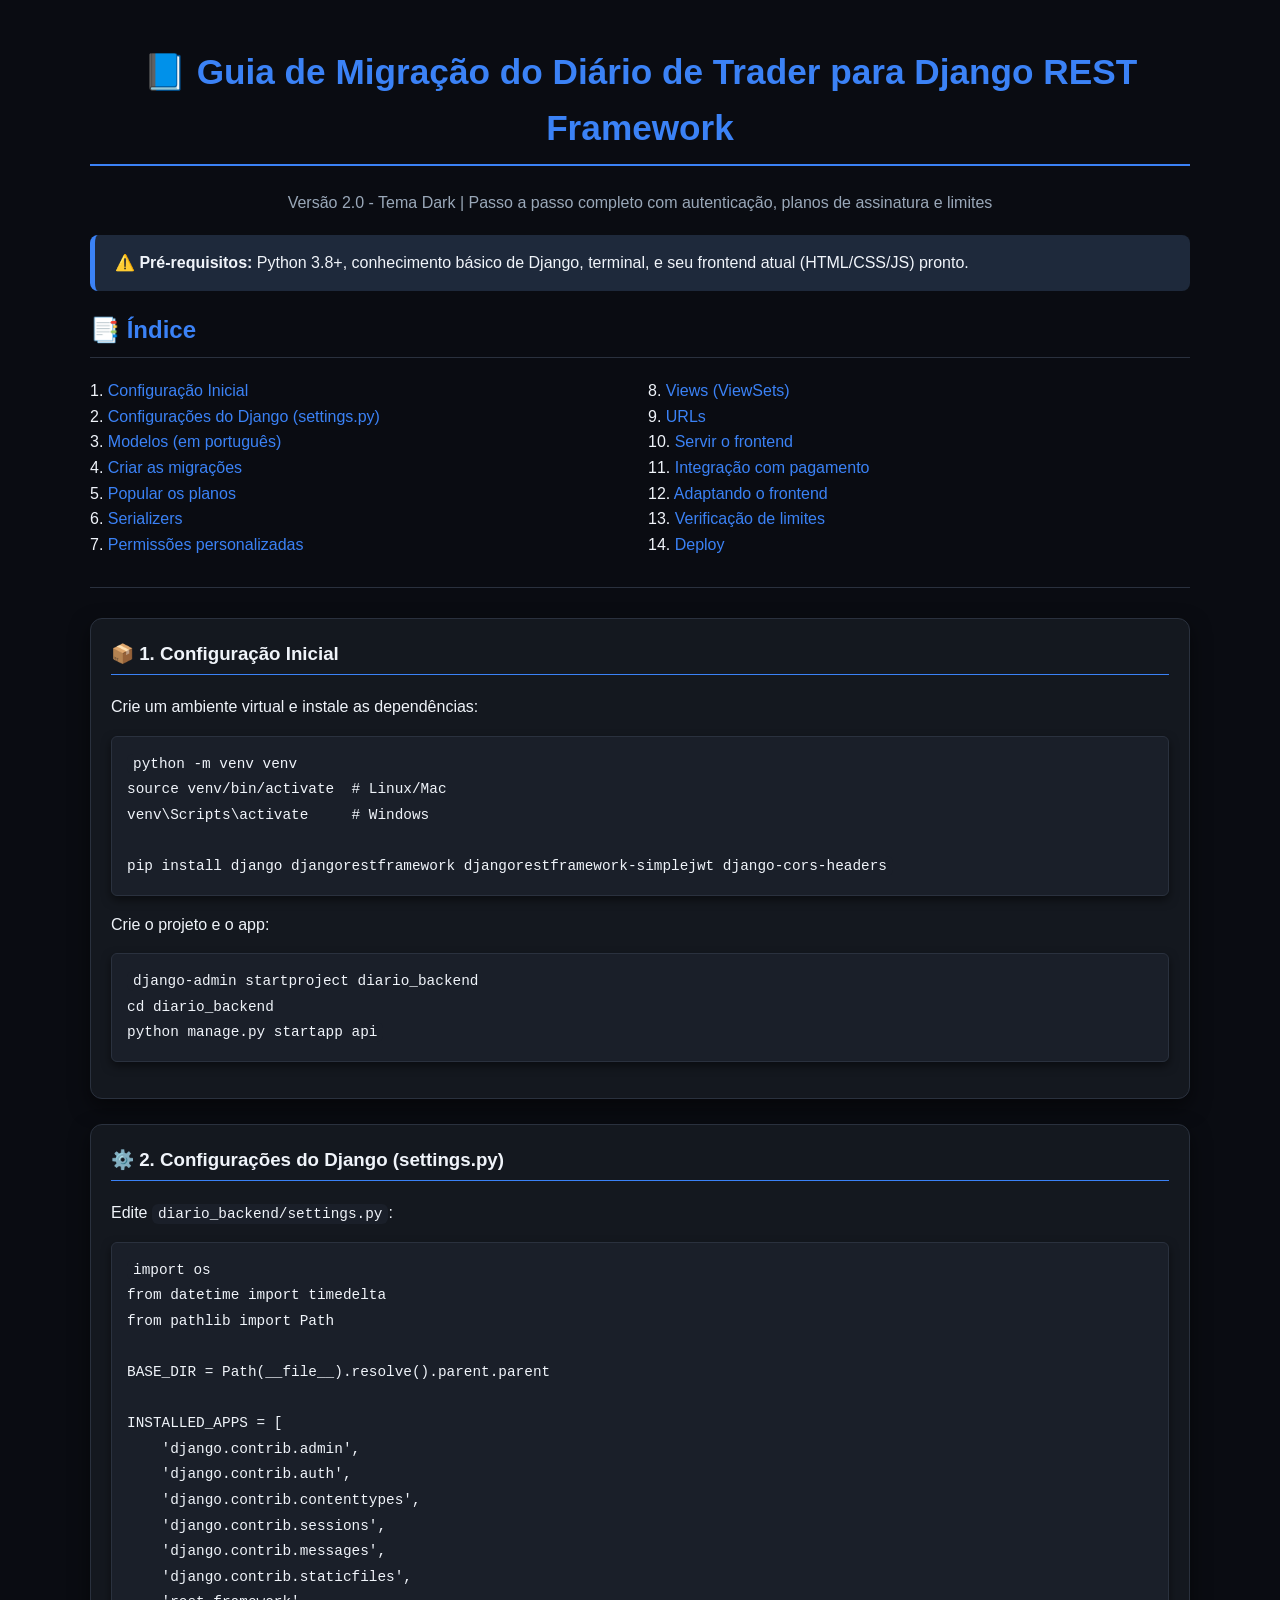
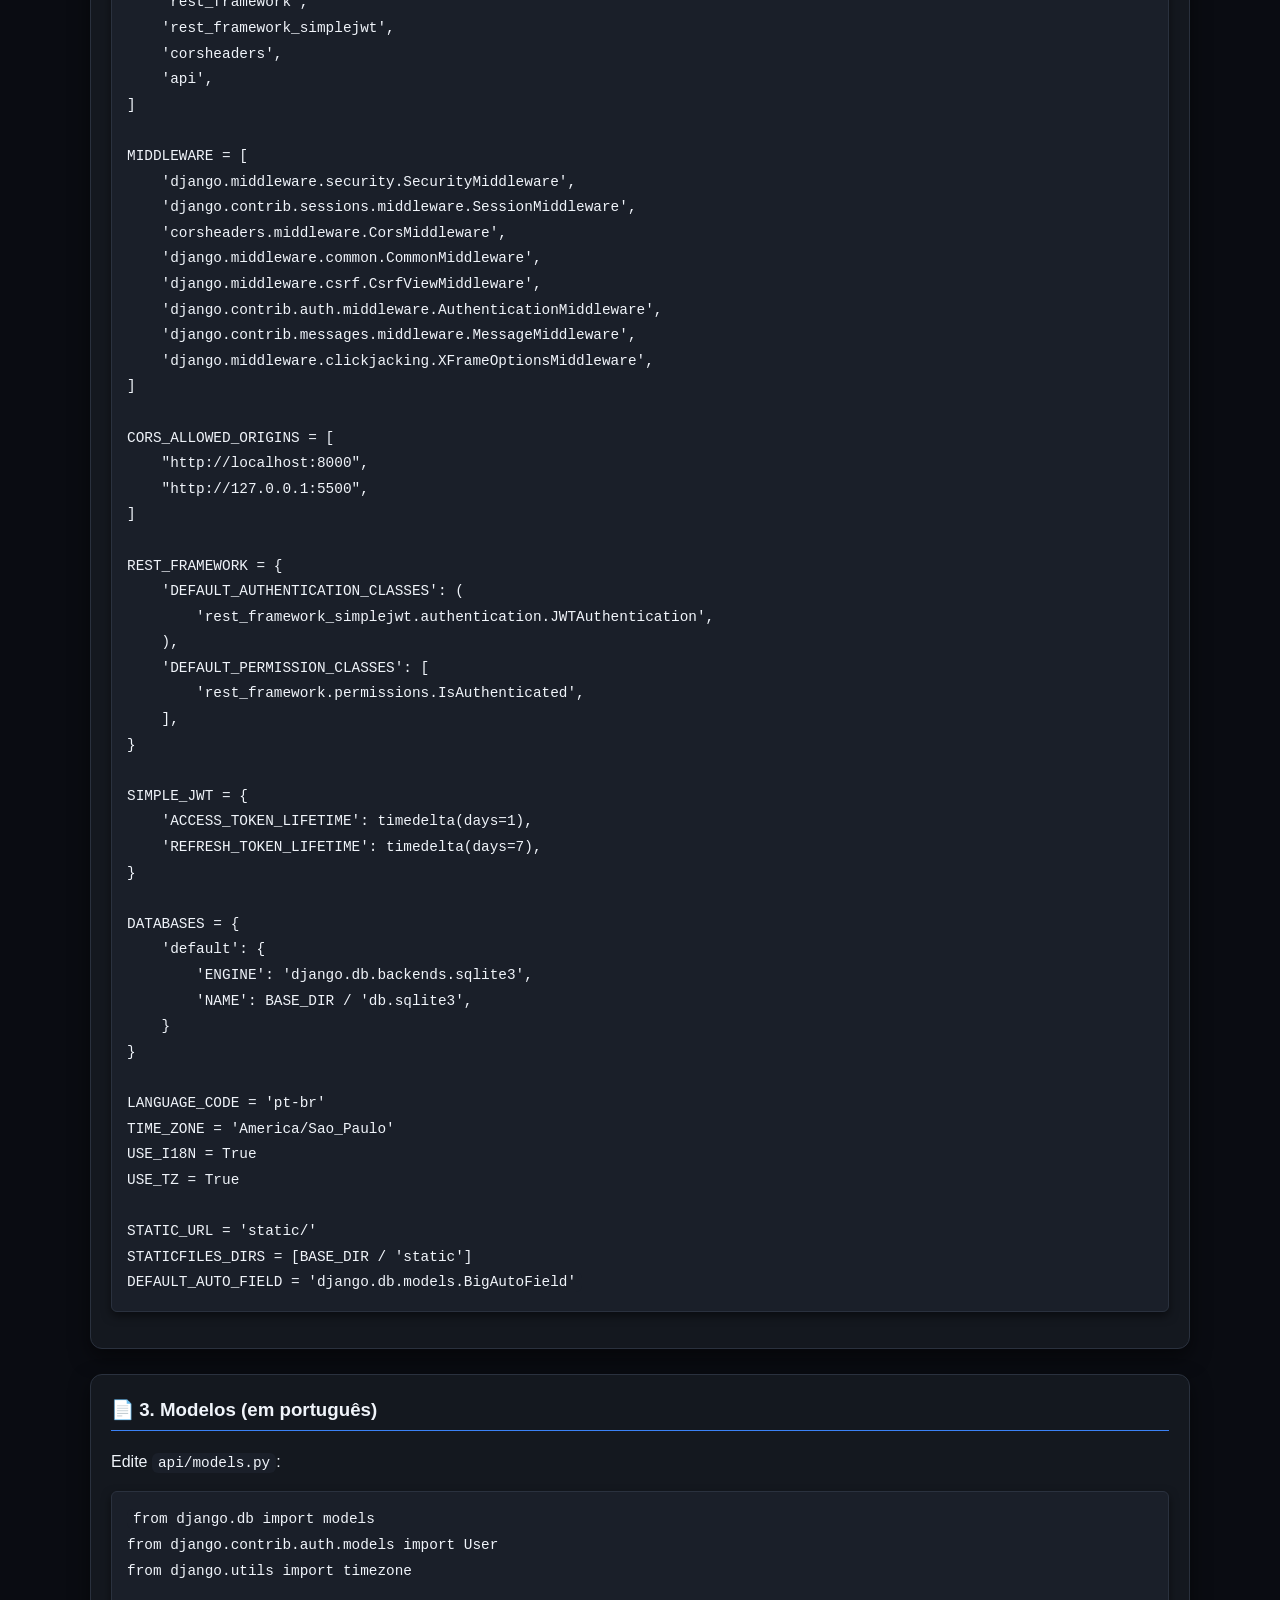
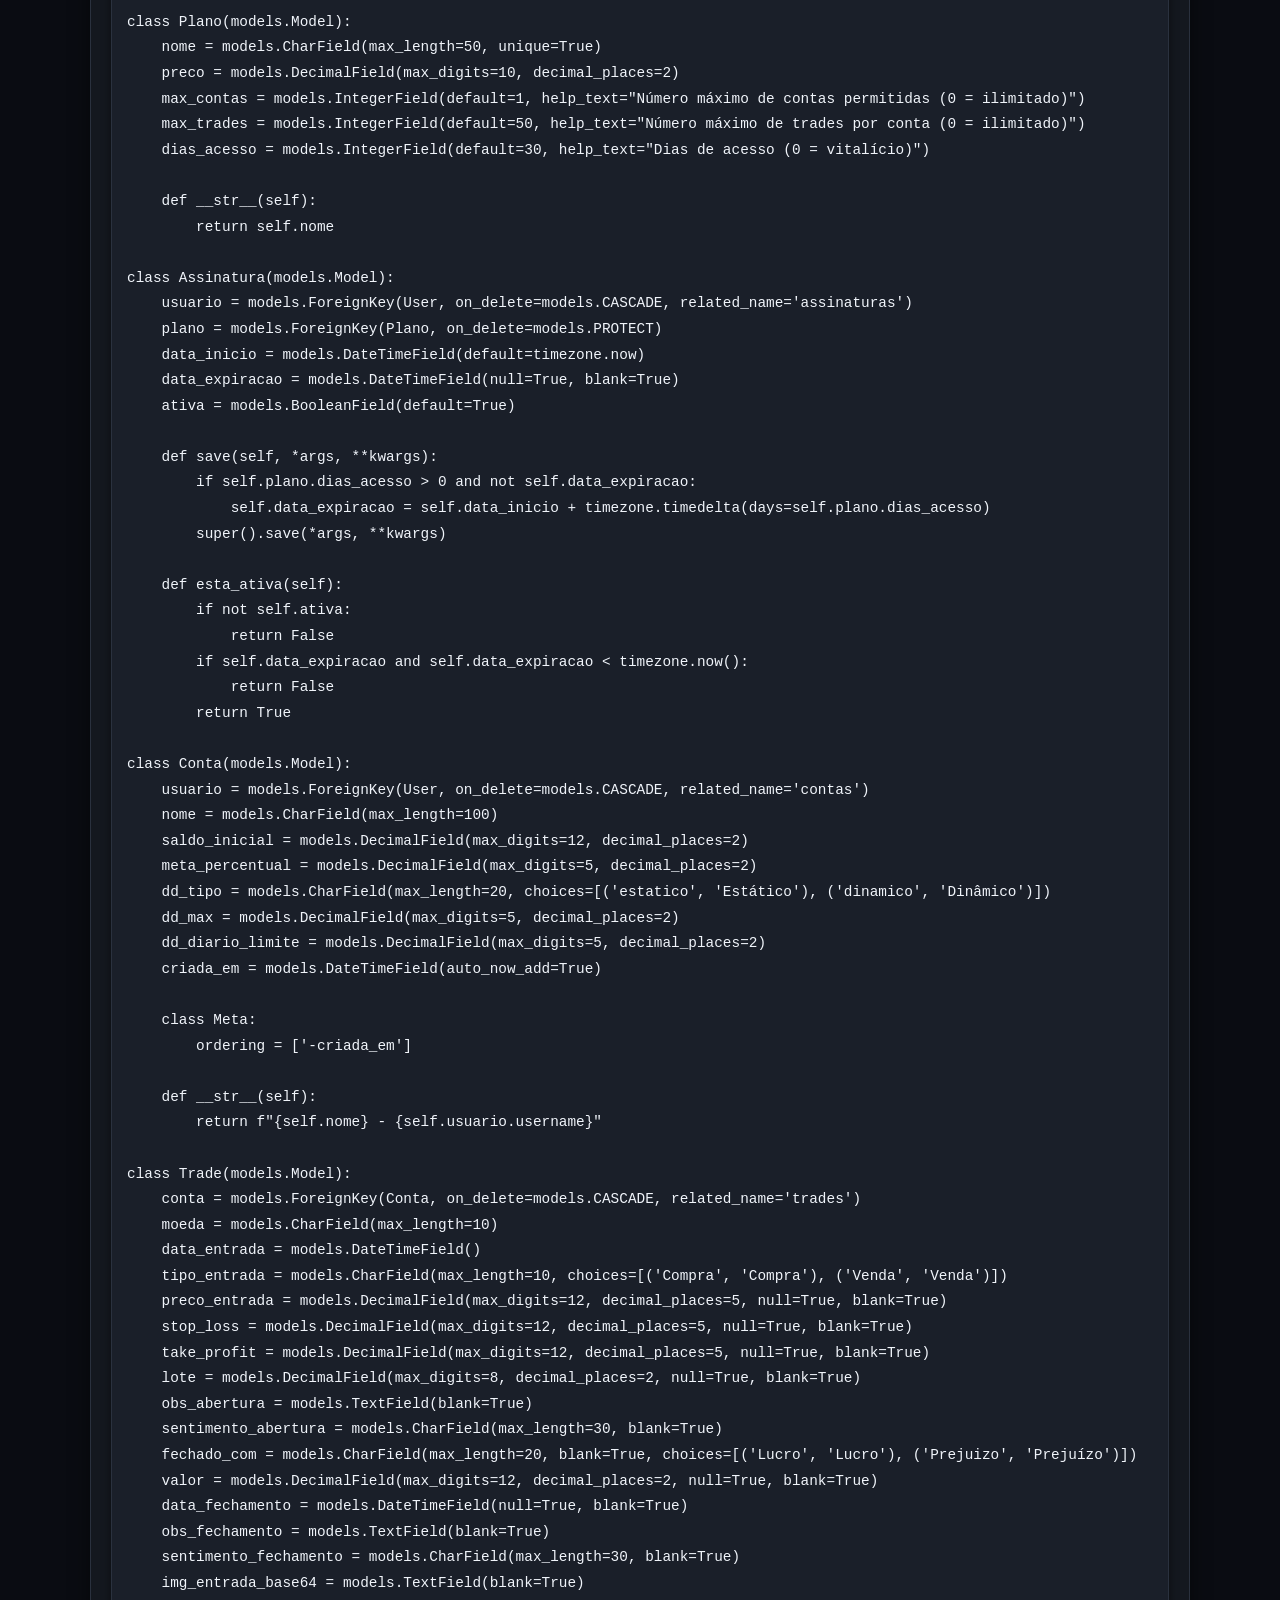
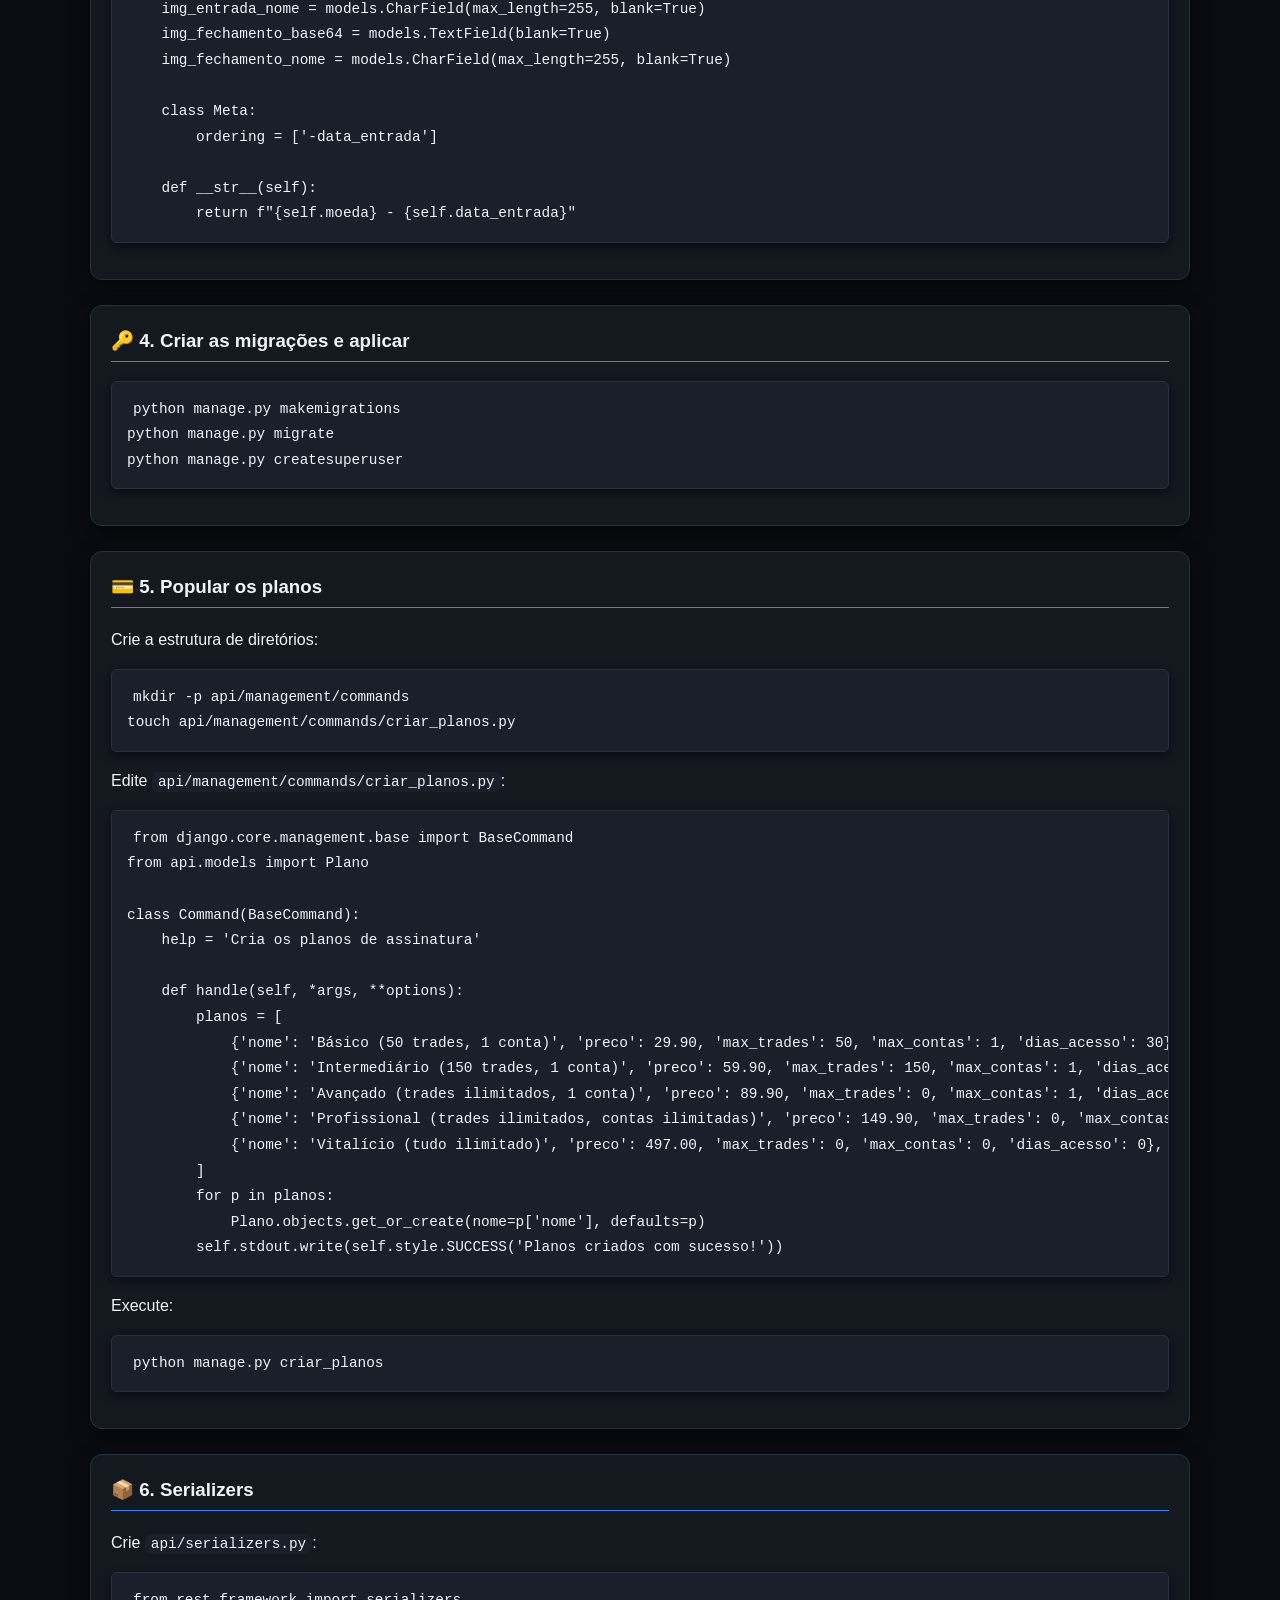
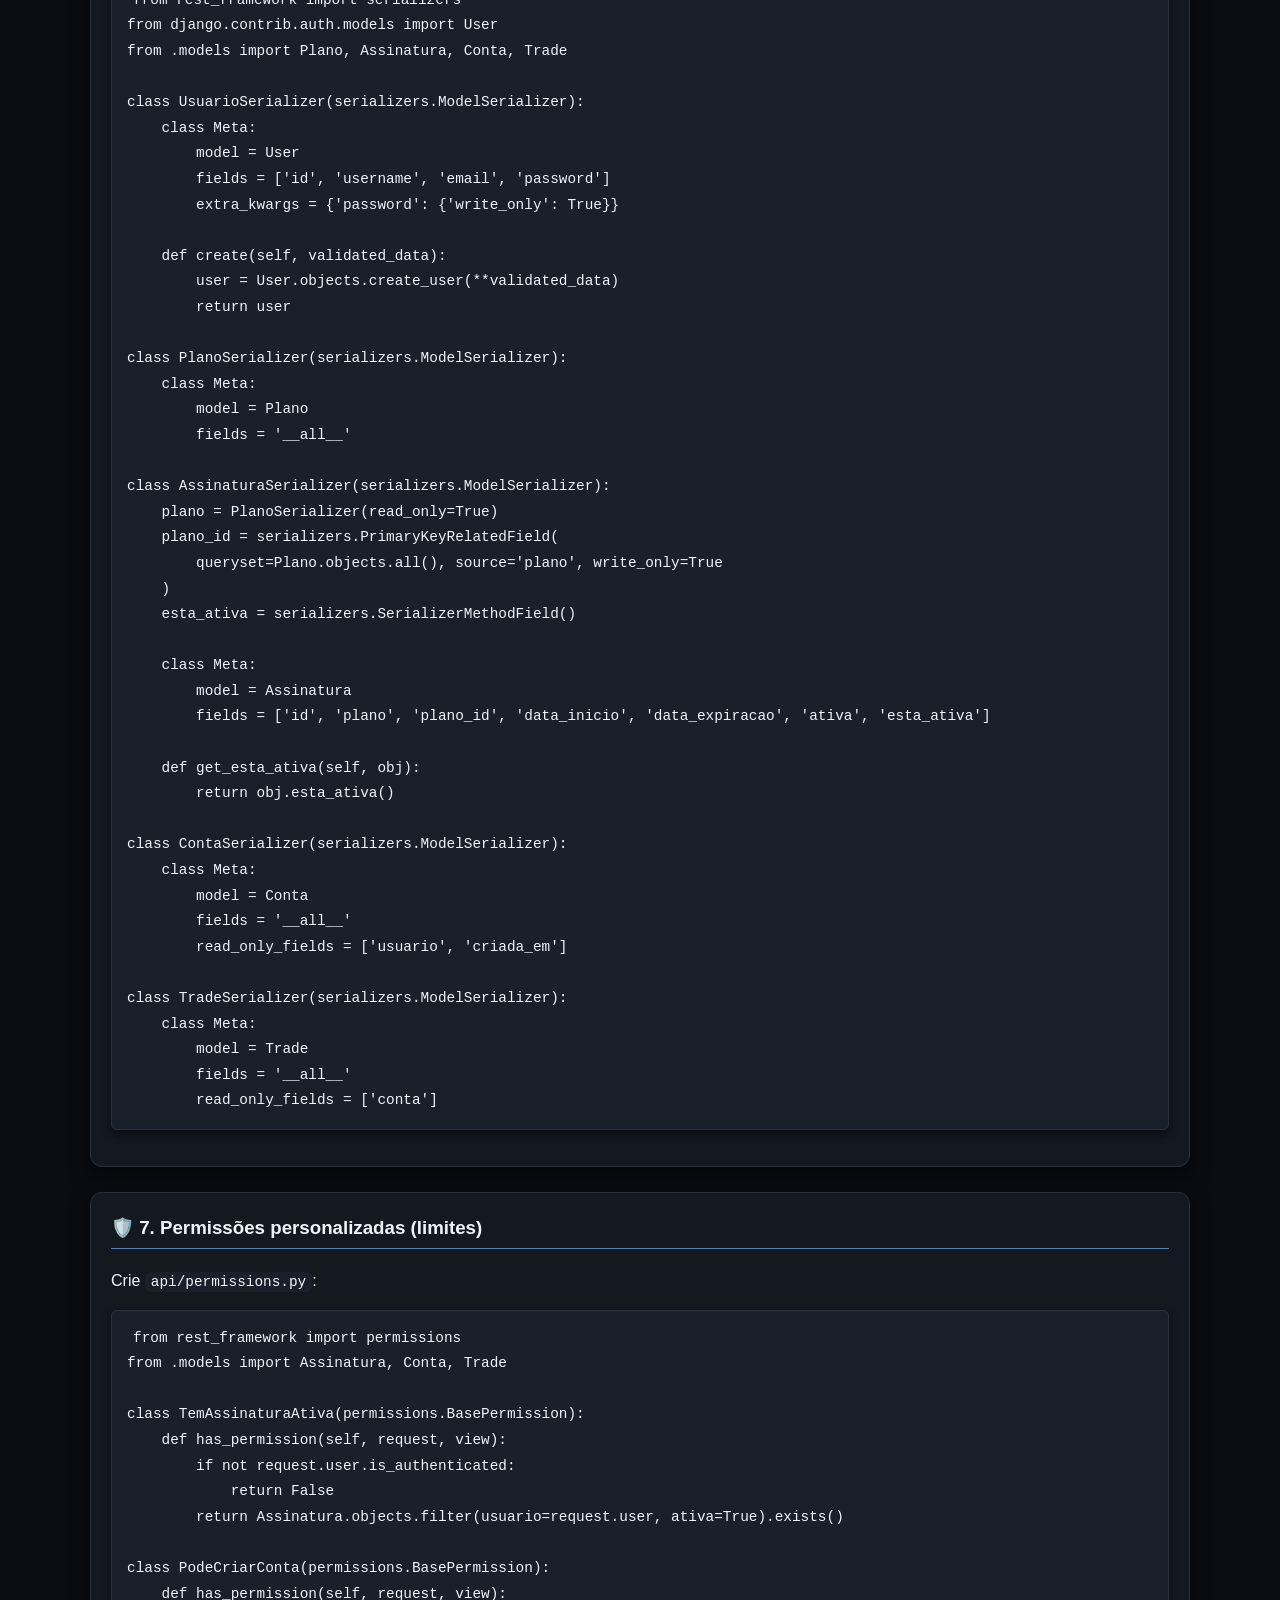
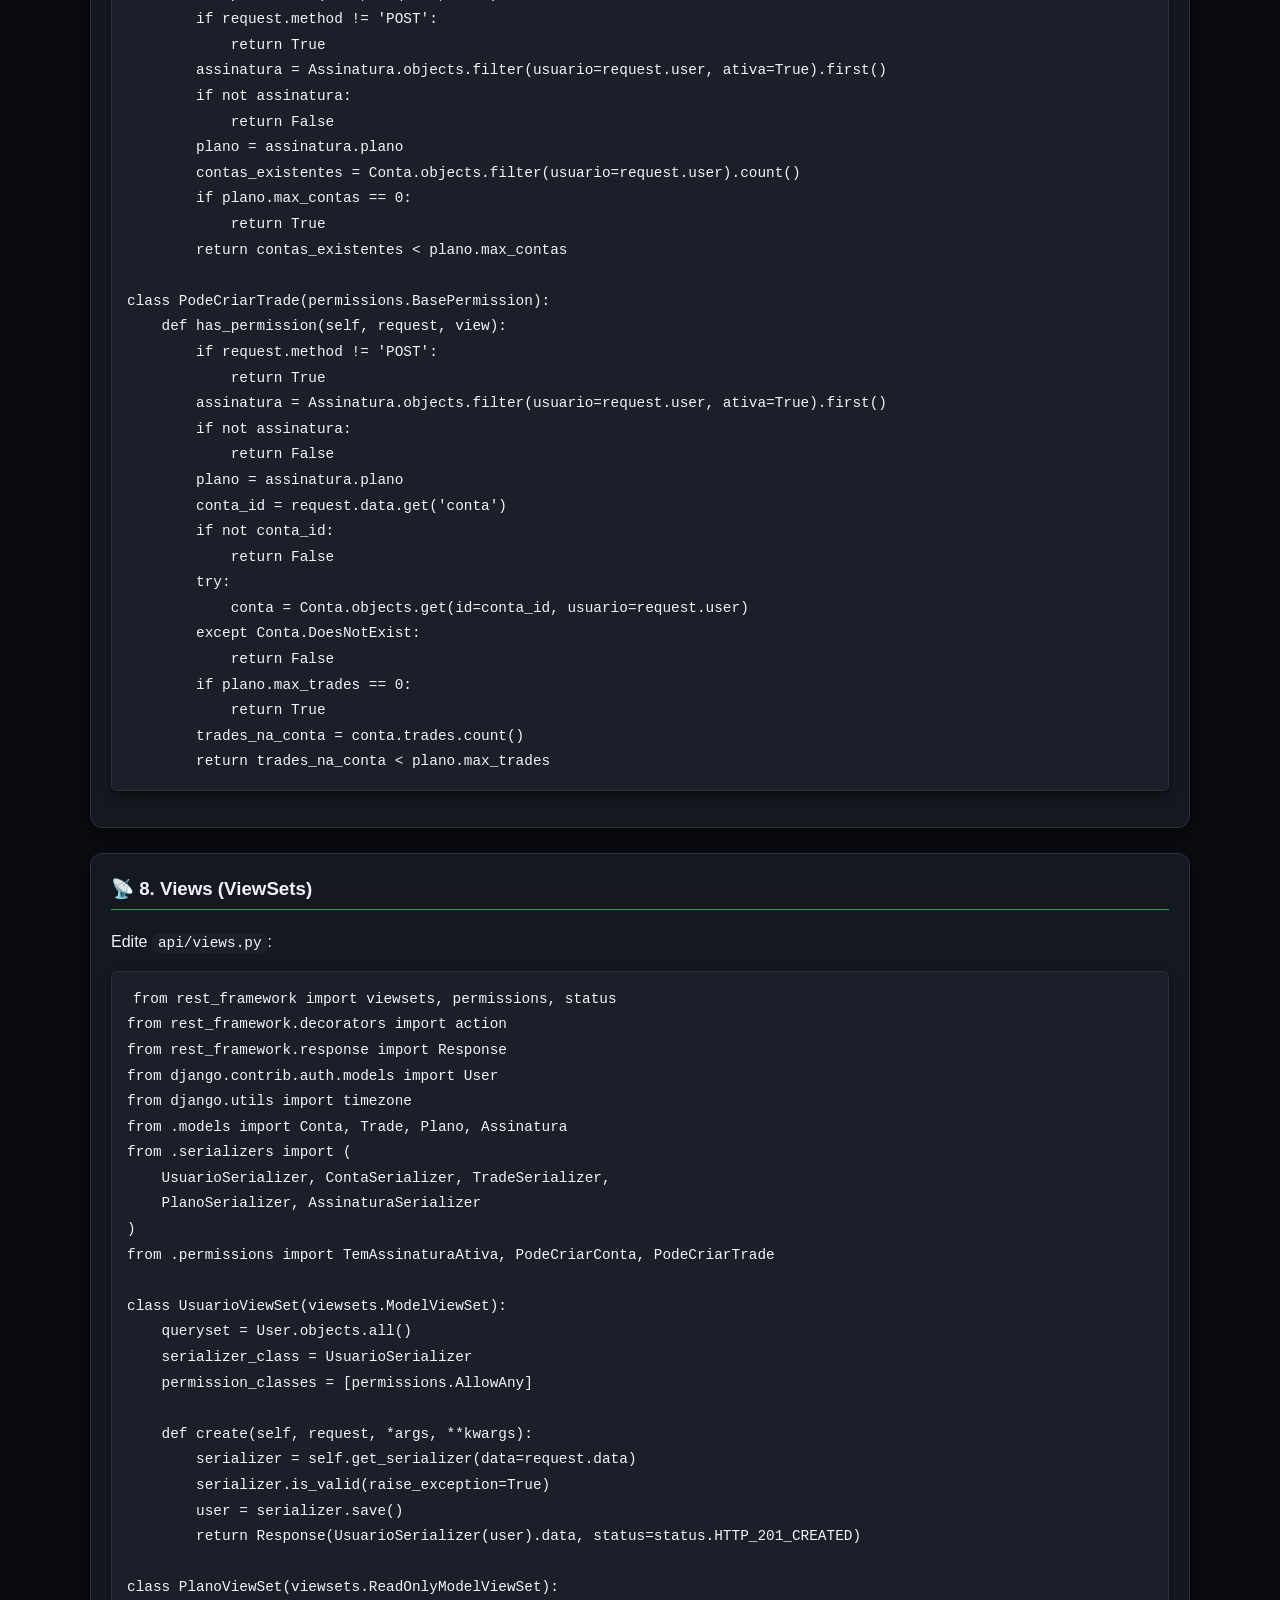
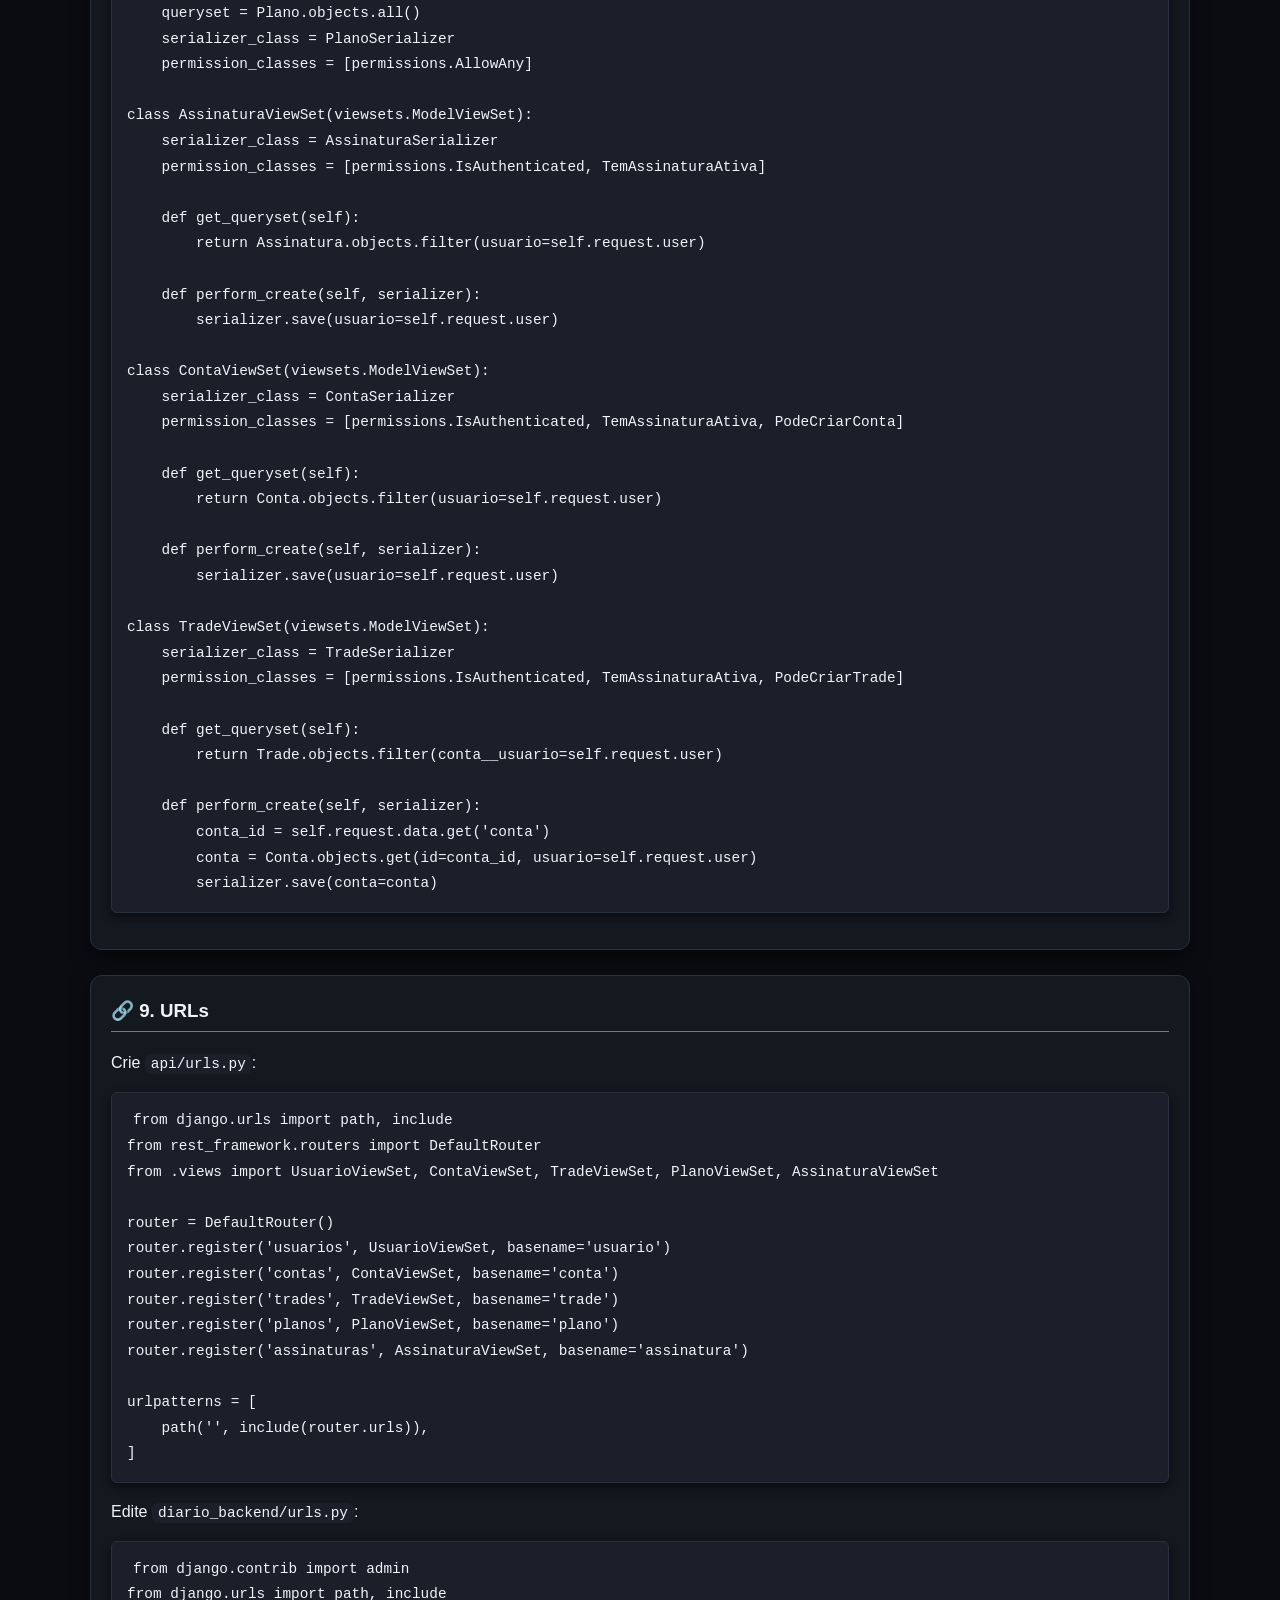
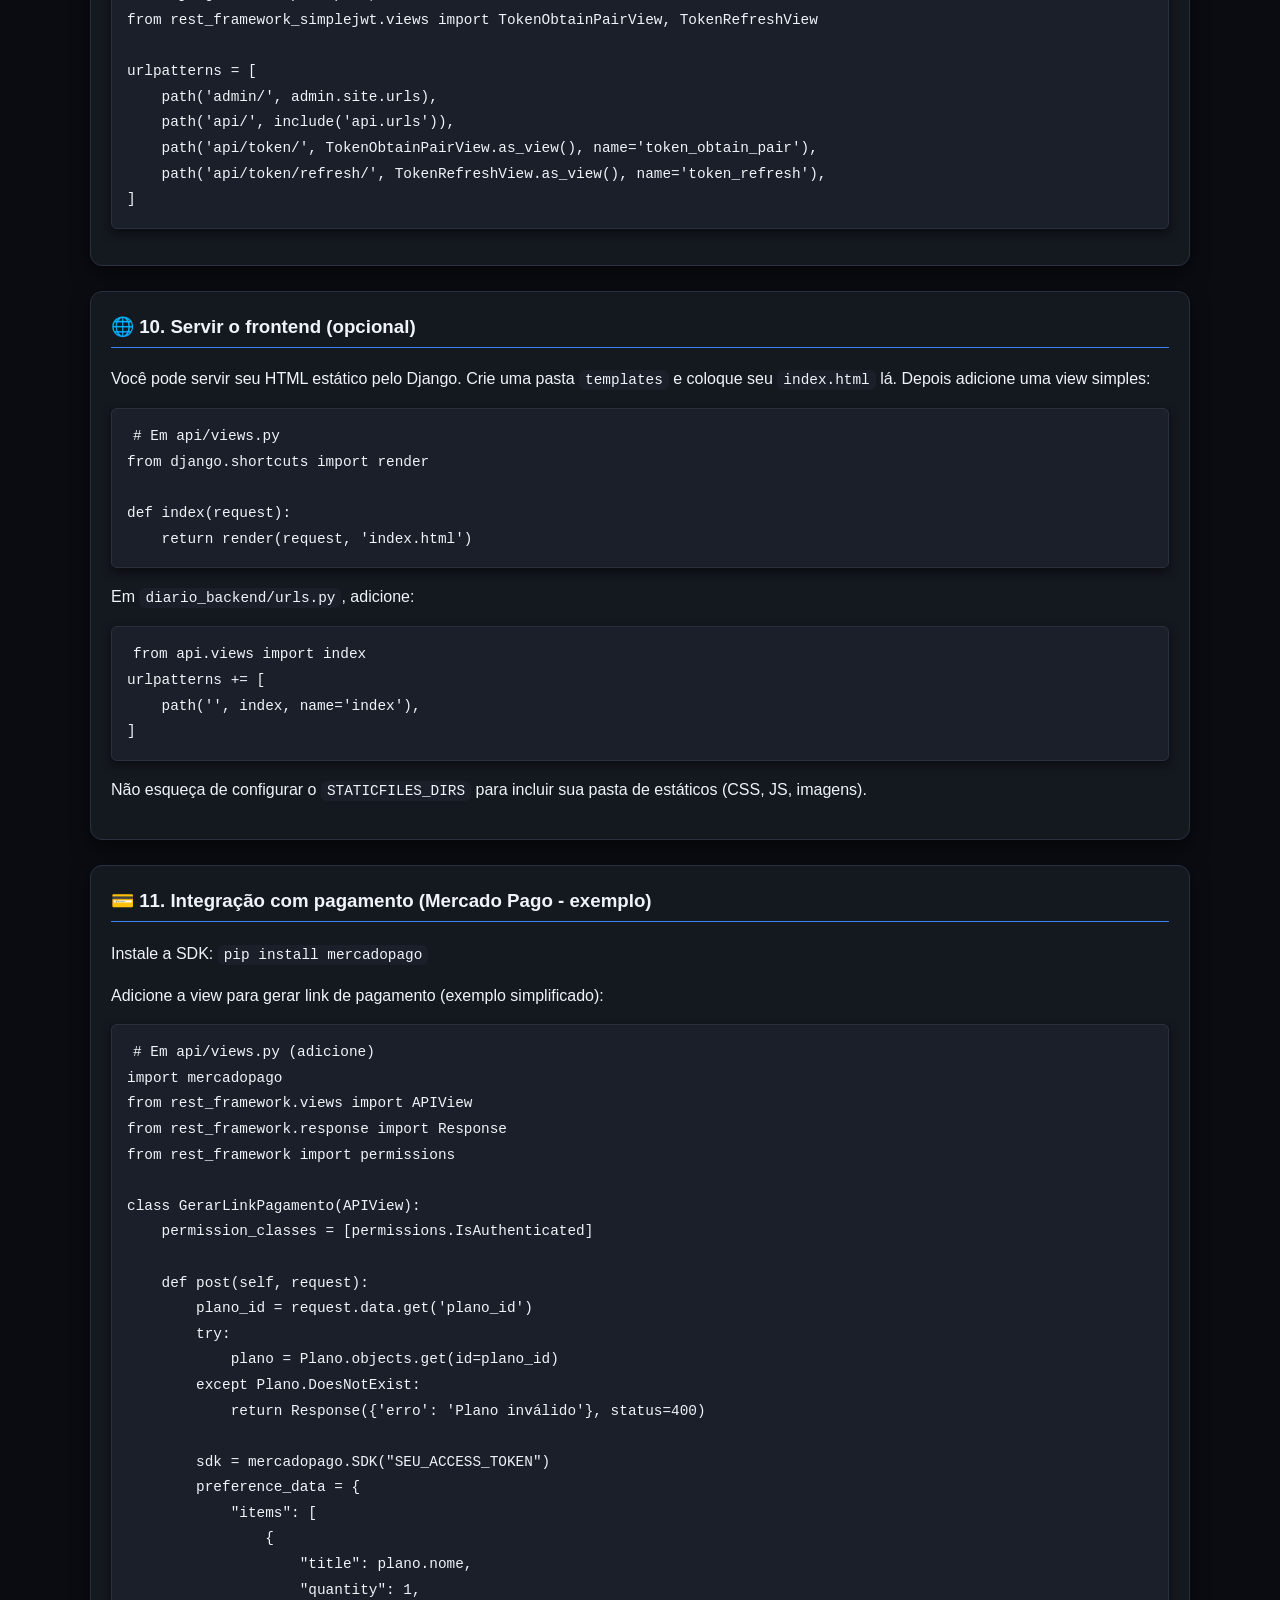
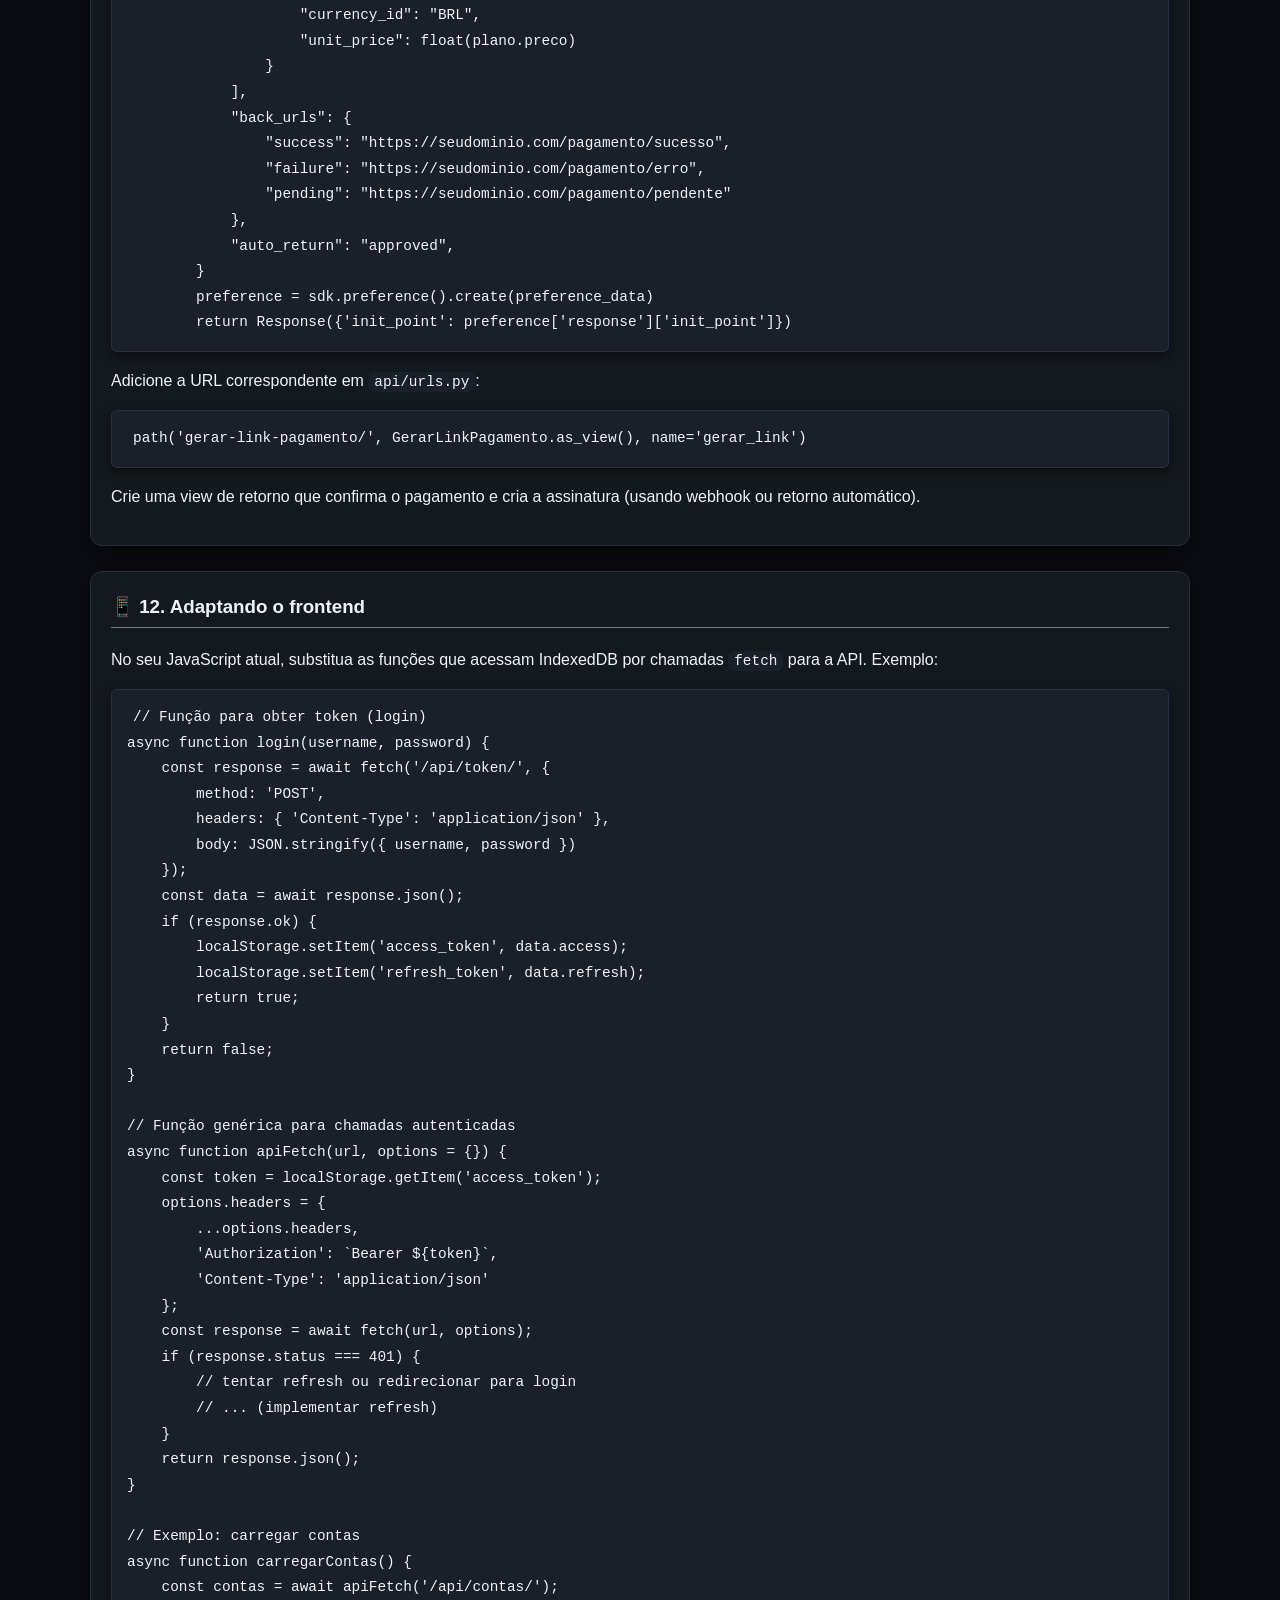
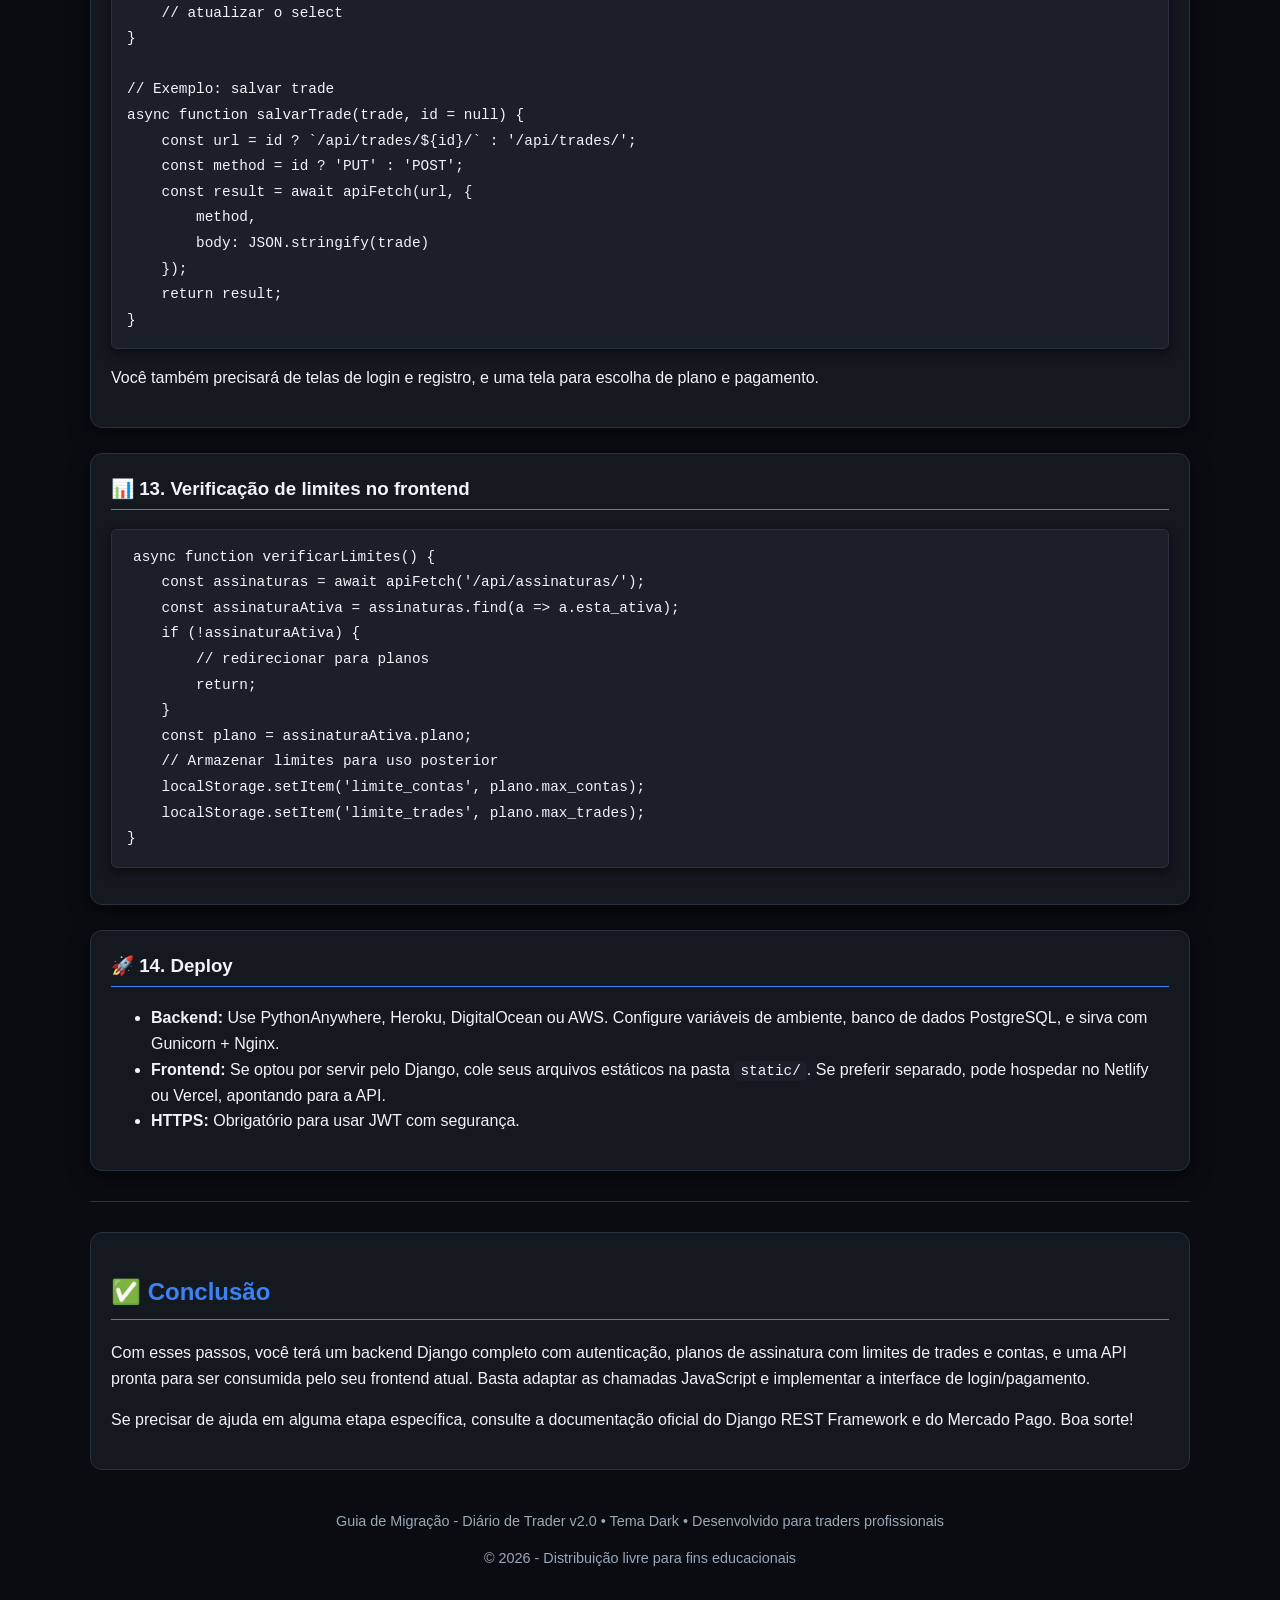
<file: Guia de Migração do Diário de Trader para Django REST Framework.html>
<!DOCTYPE html>
<html lang="pt-BR">
<head>
    <meta charset="UTF-8">
    <meta name="viewport" content="width=device-width, initial-scale=1.0">
    <title>Guia de Migração - Diário de Trader para Django REST Framework</title>
    <style>
        /* Tema Dark */
        body {
            background-color: #0a0c12;
            color: #f0f4fa;
            font-family: 'Inter', 'Segoe UI', Roboto, sans-serif;
            line-height: 1.6;
            margin: 0;
            padding: 20px;
        }
        .container {
            max-width: 1100px;
            margin: 0 auto;
        }
        h1, h2, h3 {
            color: #3b82f6;
            border-bottom: 1px solid #2a313e;
            padding-bottom: 8px;
        }
        h1 {
            font-size: 2.2rem;
            text-align: center;
            border-bottom: 2px solid #3b82f6;
        }
        a {
            color: #3b82f6;
            text-decoration: none;
        }
        a:hover {
            text-decoration: underline;
        }
        code, pre {
            font-family: 'Fira Code', 'Courier New', monospace;
            background-color: #1a1f29;
            border-radius: 6px;
            color: #f0f4fa;
        }
        code {
            padding: 2px 6px;
            font-size: 0.9em;
        }
        pre {
            padding: 15px;
            overflow-x: auto;
            border: 1px solid #2a313e;
            box-shadow: 0 4px 10px rgba(0,0,0,0.5);
        }
        .step {
            background-color: #14181f;
            border: 1px solid #2a313e;
            border-radius: 12px;
            padding: 20px;
            margin: 25px 0;
            box-shadow: 0 8px 20px rgba(0,0,0,0.5);
        }
        .step h3 {
            margin-top: 0;
            color: #f0f4fa;
            border-bottom: 1px solid #3b82f6;
            padding-bottom: 5px;
        }
        .note, .warning {
            padding: 15px 20px;
            border-radius: 8px;
            margin: 20px 0;
            border-left: 5px solid;
        }
        .note {
            background-color: #1e293b;
            border-left-color: #3b82f6;
        }
        .warning {
            background-color: #2d1a1a;
            border-left-color: #ef4444;
        }
        table {
            width: 100%;
            border-collapse: collapse;
            margin: 20px 0;
            background-color: #1a1f29;
            border-radius: 8px;
            overflow: hidden;
        }
        th, td {
            border: 1px solid #2a313e;
            padding: 12px;
            text-align: left;
        }
        th {
            background-color: #1e232c;
            color: #3b82f6;
            font-weight: 600;
        }
        td {
            color: #f0f4fa;
        }
        .badge {
            background-color: #3b82f6;
            color: white;
            padding: 4px 10px;
            border-radius: 30px;
            font-size: 0.8rem;
            font-weight: 600;
            display: inline-block;
            margin-right: 8px;
        }
        hr {
            border: none;
            border-top: 1px solid #2a313e;
            margin: 30px 0;
        }
        footer {
            text-align: center;
            margin-top: 40px;
            color: #9aa8b9;
            font-size: 0.9rem;
        }
    </style>
</head>
<body>
    <div class="container">
        <h1>📘 Guia de Migração do Diário de Trader para Django REST Framework</h1>
        <p style="text-align: center; color: #9aa8b9;">Versão 2.0 - Tema Dark | Passo a passo completo com autenticação, planos de assinatura e limites</p>

        <div class="note">
            <strong>⚠️ Pré-requisitos:</strong> Python 3.8+, conhecimento básico de Django, terminal, e seu frontend atual (HTML/CSS/JS) pronto.
        </div>

        <!-- Índice -->
        <h2>📑 Índice</h2>
        <ul style="columns: 2; list-style: none; padding: 0;">
            <li>1. <a href="#configuracao-inicial">Configuração Inicial</a></li>
            <li>2. <a href="#settings">Configurações do Django (settings.py)</a></li>
            <li>3. <a href="#modelos">Modelos (em português)</a></li>
            <li>4. <a href="#migracoes">Criar as migrações</a></li>
            <li>5. <a href="#planos">Popular os planos</a></li>
            <li>6. <a href="#serializers">Serializers</a></li>
            <li>7. <a href="#permissoes">Permissões personalizadas</a></li>
            <li>8. <a href="#views">Views (ViewSets)</a></li>
            <li>9. <a href="#urls">URLs</a></li>
            <li>10. <a href="#frontend">Servir o frontend</a></li>
            <li>11. <a href="#pagamento">Integração com pagamento</a></li>
            <li>12. <a href="#frontend-api">Adaptando o frontend</a></li>
            <li>13. <a href="#limites">Verificação de limites</a></li>
            <li>14. <a href="#deploy">Deploy</a></li>
        </ul>

        <hr>

        <!-- 1. Configuração Inicial -->
        <section id="configuracao-inicial">
            <div class="step">
                <h3>📦 1. Configuração Inicial</h3>
                <p>Crie um ambiente virtual e instale as dependências:</p>
                <pre><code>python -m venv venv
source venv/bin/activate  # Linux/Mac
venv\Scripts\activate     # Windows

pip install django djangorestframework djangorestframework-simplejwt django-cors-headers</code></pre>

                <p>Crie o projeto e o app:</p>
                <pre><code>django-admin startproject diario_backend
cd diario_backend
python manage.py startapp api</code></pre>
            </div>
        </section>

        <!-- 2. Settings -->
        <section id="settings">
            <div class="step">
                <h3>⚙️ 2. Configurações do Django (settings.py)</h3>
                <p>Edite <code>diario_backend/settings.py</code>:</p>
                <pre><code>import os
from datetime import timedelta
from pathlib import Path

BASE_DIR = Path(__file__).resolve().parent.parent

INSTALLED_APPS = [
    'django.contrib.admin',
    'django.contrib.auth',
    'django.contrib.contenttypes',
    'django.contrib.sessions',
    'django.contrib.messages',
    'django.contrib.staticfiles',
    'rest_framework',
    'rest_framework_simplejwt',
    'corsheaders',
    'api',
]

MIDDLEWARE = [
    'django.middleware.security.SecurityMiddleware',
    'django.contrib.sessions.middleware.SessionMiddleware',
    'corsheaders.middleware.CorsMiddleware',
    'django.middleware.common.CommonMiddleware',
    'django.middleware.csrf.CsrfViewMiddleware',
    'django.contrib.auth.middleware.AuthenticationMiddleware',
    'django.contrib.messages.middleware.MessageMiddleware',
    'django.middleware.clickjacking.XFrameOptionsMiddleware',
]

CORS_ALLOWED_ORIGINS = [
    "http://localhost:8000",
    "http://127.0.0.1:5500",
]

REST_FRAMEWORK = {
    'DEFAULT_AUTHENTICATION_CLASSES': (
        'rest_framework_simplejwt.authentication.JWTAuthentication',
    ),
    'DEFAULT_PERMISSION_CLASSES': [
        'rest_framework.permissions.IsAuthenticated',
    ],
}

SIMPLE_JWT = {
    'ACCESS_TOKEN_LIFETIME': timedelta(days=1),
    'REFRESH_TOKEN_LIFETIME': timedelta(days=7),
}

DATABASES = {
    'default': {
        'ENGINE': 'django.db.backends.sqlite3',
        'NAME': BASE_DIR / 'db.sqlite3',
    }
}

LANGUAGE_CODE = 'pt-br'
TIME_ZONE = 'America/Sao_Paulo'
USE_I18N = True
USE_TZ = True

STATIC_URL = 'static/'
STATICFILES_DIRS = [BASE_DIR / 'static']
DEFAULT_AUTO_FIELD = 'django.db.models.BigAutoField'</code></pre>
            </div>
        </section>

        <!-- 3. Modelos -->
        <section id="modelos">
            <div class="step">
                <h3>📄 3. Modelos (em português)</h3>
                <p>Edite <code>api/models.py</code>:</p>
                <pre><code>from django.db import models
from django.contrib.auth.models import User
from django.utils import timezone

class Plano(models.Model):
    nome = models.CharField(max_length=50, unique=True)
    preco = models.DecimalField(max_digits=10, decimal_places=2)
    max_contas = models.IntegerField(default=1, help_text="Número máximo de contas permitidas (0 = ilimitado)")
    max_trades = models.IntegerField(default=50, help_text="Número máximo de trades por conta (0 = ilimitado)")
    dias_acesso = models.IntegerField(default=30, help_text="Dias de acesso (0 = vitalício)")

    def __str__(self):
        return self.nome

class Assinatura(models.Model):
    usuario = models.ForeignKey(User, on_delete=models.CASCADE, related_name='assinaturas')
    plano = models.ForeignKey(Plano, on_delete=models.PROTECT)
    data_inicio = models.DateTimeField(default=timezone.now)
    data_expiracao = models.DateTimeField(null=True, blank=True)
    ativa = models.BooleanField(default=True)

    def save(self, *args, **kwargs):
        if self.plano.dias_acesso > 0 and not self.data_expiracao:
            self.data_expiracao = self.data_inicio + timezone.timedelta(days=self.plano.dias_acesso)
        super().save(*args, **kwargs)

    def esta_ativa(self):
        if not self.ativa:
            return False
        if self.data_expiracao and self.data_expiracao < timezone.now():
            return False
        return True

class Conta(models.Model):
    usuario = models.ForeignKey(User, on_delete=models.CASCADE, related_name='contas')
    nome = models.CharField(max_length=100)
    saldo_inicial = models.DecimalField(max_digits=12, decimal_places=2)
    meta_percentual = models.DecimalField(max_digits=5, decimal_places=2)
    dd_tipo = models.CharField(max_length=20, choices=[('estatico', 'Estático'), ('dinamico', 'Dinâmico')])
    dd_max = models.DecimalField(max_digits=5, decimal_places=2)
    dd_diario_limite = models.DecimalField(max_digits=5, decimal_places=2)
    criada_em = models.DateTimeField(auto_now_add=True)

    class Meta:
        ordering = ['-criada_em']

    def __str__(self):
        return f"{self.nome} - {self.usuario.username}"

class Trade(models.Model):
    conta = models.ForeignKey(Conta, on_delete=models.CASCADE, related_name='trades')
    moeda = models.CharField(max_length=10)
    data_entrada = models.DateTimeField()
    tipo_entrada = models.CharField(max_length=10, choices=[('Compra', 'Compra'), ('Venda', 'Venda')])
    preco_entrada = models.DecimalField(max_digits=12, decimal_places=5, null=True, blank=True)
    stop_loss = models.DecimalField(max_digits=12, decimal_places=5, null=True, blank=True)
    take_profit = models.DecimalField(max_digits=12, decimal_places=5, null=True, blank=True)
    lote = models.DecimalField(max_digits=8, decimal_places=2, null=True, blank=True)
    obs_abertura = models.TextField(blank=True)
    sentimento_abertura = models.CharField(max_length=30, blank=True)
    fechado_com = models.CharField(max_length=20, blank=True, choices=[('Lucro', 'Lucro'), ('Prejuizo', 'Prejuízo')])
    valor = models.DecimalField(max_digits=12, decimal_places=2, null=True, blank=True)
    data_fechamento = models.DateTimeField(null=True, blank=True)
    obs_fechamento = models.TextField(blank=True)
    sentimento_fechamento = models.CharField(max_length=30, blank=True)
    img_entrada_base64 = models.TextField(blank=True)
    img_entrada_nome = models.CharField(max_length=255, blank=True)
    img_fechamento_base64 = models.TextField(blank=True)
    img_fechamento_nome = models.CharField(max_length=255, blank=True)

    class Meta:
        ordering = ['-data_entrada']

    def __str__(self):
        return f"{self.moeda} - {self.data_entrada}"</code></pre>
            </div>
        </section>

        <!-- 4. Migrações -->
        <section id="migracoes">
            <div class="step">
                <h3>🔑 4. Criar as migrações e aplicar</h3>
                <pre><code>python manage.py makemigrations
python manage.py migrate
python manage.py createsuperuser</code></pre>
            </div>
        </section>

        <!-- 5. Popular planos -->
        <section id="planos">
            <div class="step">
                <h3>💳 5. Popular os planos</h3>
                <p>Crie a estrutura de diretórios:</p>
                <pre><code>mkdir -p api/management/commands
touch api/management/commands/criar_planos.py</code></pre>
                <p>Edite <code>api/management/commands/criar_planos.py</code>:</p>
                <pre><code>from django.core.management.base import BaseCommand
from api.models import Plano

class Command(BaseCommand):
    help = 'Cria os planos de assinatura'

    def handle(self, *args, **options):
        planos = [
            {'nome': 'Básico (50 trades, 1 conta)', 'preco': 29.90, 'max_trades': 50, 'max_contas': 1, 'dias_acesso': 30},
            {'nome': 'Intermediário (150 trades, 1 conta)', 'preco': 59.90, 'max_trades': 150, 'max_contas': 1, 'dias_acesso': 30},
            {'nome': 'Avançado (trades ilimitados, 1 conta)', 'preco': 89.90, 'max_trades': 0, 'max_contas': 1, 'dias_acesso': 30},
            {'nome': 'Profissional (trades ilimitados, contas ilimitadas)', 'preco': 149.90, 'max_trades': 0, 'max_contas': 0, 'dias_acesso': 30},
            {'nome': 'Vitalício (tudo ilimitado)', 'preco': 497.00, 'max_trades': 0, 'max_contas': 0, 'dias_acesso': 0},
        ]
        for p in planos:
            Plano.objects.get_or_create(nome=p['nome'], defaults=p)
        self.stdout.write(self.style.SUCCESS('Planos criados com sucesso!'))</code></pre>
                <p>Execute:</p>
                <pre><code>python manage.py criar_planos</code></pre>
            </div>
        </section>

        <!-- 6. Serializers -->
        <section id="serializers">
            <div class="step">
                <h3>📦 6. Serializers</h3>
                <p>Crie <code>api/serializers.py</code>:</p>
                <pre><code>from rest_framework import serializers
from django.contrib.auth.models import User
from .models import Plano, Assinatura, Conta, Trade

class UsuarioSerializer(serializers.ModelSerializer):
    class Meta:
        model = User
        fields = ['id', 'username', 'email', 'password']
        extra_kwargs = {'password': {'write_only': True}}

    def create(self, validated_data):
        user = User.objects.create_user(**validated_data)
        return user

class PlanoSerializer(serializers.ModelSerializer):
    class Meta:
        model = Plano
        fields = '__all__'

class AssinaturaSerializer(serializers.ModelSerializer):
    plano = PlanoSerializer(read_only=True)
    plano_id = serializers.PrimaryKeyRelatedField(
        queryset=Plano.objects.all(), source='plano', write_only=True
    )
    esta_ativa = serializers.SerializerMethodField()

    class Meta:
        model = Assinatura
        fields = ['id', 'plano', 'plano_id', 'data_inicio', 'data_expiracao', 'ativa', 'esta_ativa']

    def get_esta_ativa(self, obj):
        return obj.esta_ativa()

class ContaSerializer(serializers.ModelSerializer):
    class Meta:
        model = Conta
        fields = '__all__'
        read_only_fields = ['usuario', 'criada_em']

class TradeSerializer(serializers.ModelSerializer):
    class Meta:
        model = Trade
        fields = '__all__'
        read_only_fields = ['conta']</code></pre>
            </div>
        </section>

        <!-- 7. Permissões -->
        <section id="permissoes">
            <div class="step">
                <h3>🛡️ 7. Permissões personalizadas (limites)</h3>
                <p>Crie <code>api/permissions.py</code>:</p>
                <pre><code>from rest_framework import permissions
from .models import Assinatura, Conta, Trade

class TemAssinaturaAtiva(permissions.BasePermission):
    def has_permission(self, request, view):
        if not request.user.is_authenticated:
            return False
        return Assinatura.objects.filter(usuario=request.user, ativa=True).exists()

class PodeCriarConta(permissions.BasePermission):
    def has_permission(self, request, view):
        if request.method != 'POST':
            return True
        assinatura = Assinatura.objects.filter(usuario=request.user, ativa=True).first()
        if not assinatura:
            return False
        plano = assinatura.plano
        contas_existentes = Conta.objects.filter(usuario=request.user).count()
        if plano.max_contas == 0:
            return True
        return contas_existentes < plano.max_contas

class PodeCriarTrade(permissions.BasePermission):
    def has_permission(self, request, view):
        if request.method != 'POST':
            return True
        assinatura = Assinatura.objects.filter(usuario=request.user, ativa=True).first()
        if not assinatura:
            return False
        plano = assinatura.plano
        conta_id = request.data.get('conta')
        if not conta_id:
            return False
        try:
            conta = Conta.objects.get(id=conta_id, usuario=request.user)
        except Conta.DoesNotExist:
            return False
        if plano.max_trades == 0:
            return True
        trades_na_conta = conta.trades.count()
        return trades_na_conta < plano.max_trades</code></pre>
            </div>
        </section>

        <!-- 8. Views -->
        <section id="views">
            <div class="step">
                <h3>📡 8. Views (ViewSets)</h3>
                <p>Edite <code>api/views.py</code>:</p>
                <pre><code>from rest_framework import viewsets, permissions, status
from rest_framework.decorators import action
from rest_framework.response import Response
from django.contrib.auth.models import User
from django.utils import timezone
from .models import Conta, Trade, Plano, Assinatura
from .serializers import (
    UsuarioSerializer, ContaSerializer, TradeSerializer,
    PlanoSerializer, AssinaturaSerializer
)
from .permissions import TemAssinaturaAtiva, PodeCriarConta, PodeCriarTrade

class UsuarioViewSet(viewsets.ModelViewSet):
    queryset = User.objects.all()
    serializer_class = UsuarioSerializer
    permission_classes = [permissions.AllowAny]

    def create(self, request, *args, **kwargs):
        serializer = self.get_serializer(data=request.data)
        serializer.is_valid(raise_exception=True)
        user = serializer.save()
        return Response(UsuarioSerializer(user).data, status=status.HTTP_201_CREATED)

class PlanoViewSet(viewsets.ReadOnlyModelViewSet):
    queryset = Plano.objects.all()
    serializer_class = PlanoSerializer
    permission_classes = [permissions.AllowAny]

class AssinaturaViewSet(viewsets.ModelViewSet):
    serializer_class = AssinaturaSerializer
    permission_classes = [permissions.IsAuthenticated, TemAssinaturaAtiva]

    def get_queryset(self):
        return Assinatura.objects.filter(usuario=self.request.user)

    def perform_create(self, serializer):
        serializer.save(usuario=self.request.user)

class ContaViewSet(viewsets.ModelViewSet):
    serializer_class = ContaSerializer
    permission_classes = [permissions.IsAuthenticated, TemAssinaturaAtiva, PodeCriarConta]

    def get_queryset(self):
        return Conta.objects.filter(usuario=self.request.user)

    def perform_create(self, serializer):
        serializer.save(usuario=self.request.user)

class TradeViewSet(viewsets.ModelViewSet):
    serializer_class = TradeSerializer
    permission_classes = [permissions.IsAuthenticated, TemAssinaturaAtiva, PodeCriarTrade]

    def get_queryset(self):
        return Trade.objects.filter(conta__usuario=self.request.user)

    def perform_create(self, serializer):
        conta_id = self.request.data.get('conta')
        conta = Conta.objects.get(id=conta_id, usuario=self.request.user)
        serializer.save(conta=conta)</code></pre>
            </div>
        </section>

        <!-- 9. URLs -->
        <section id="urls">
            <div class="step">
                <h3>🔗 9. URLs</h3>
                <p>Crie <code>api/urls.py</code>:</p>
                <pre><code>from django.urls import path, include
from rest_framework.routers import DefaultRouter
from .views import UsuarioViewSet, ContaViewSet, TradeViewSet, PlanoViewSet, AssinaturaViewSet

router = DefaultRouter()
router.register('usuarios', UsuarioViewSet, basename='usuario')
router.register('contas', ContaViewSet, basename='conta')
router.register('trades', TradeViewSet, basename='trade')
router.register('planos', PlanoViewSet, basename='plano')
router.register('assinaturas', AssinaturaViewSet, basename='assinatura')

urlpatterns = [
    path('', include(router.urls)),
]</code></pre>

                <p>Edite <code>diario_backend/urls.py</code>:</p>
                <pre><code>from django.contrib import admin
from django.urls import path, include
from rest_framework_simplejwt.views import TokenObtainPairView, TokenRefreshView

urlpatterns = [
    path('admin/', admin.site.urls),
    path('api/', include('api.urls')),
    path('api/token/', TokenObtainPairView.as_view(), name='token_obtain_pair'),
    path('api/token/refresh/', TokenRefreshView.as_view(), name='token_refresh'),
]</code></pre>
            </div>
        </section>

        <!-- 10. Servir frontend -->
        <section id="frontend">
            <div class="step">
                <h3>🌐 10. Servir o frontend (opcional)</h3>
                <p>Você pode servir seu HTML estático pelo Django. Crie uma pasta <code>templates</code> e coloque seu <code>index.html</code> lá. Depois adicione uma view simples:</p>
                <pre><code># Em api/views.py
from django.shortcuts import render

def index(request):
    return render(request, 'index.html')</code></pre>
                <p>Em <code>diario_backend/urls.py</code>, adicione:</p>
                <pre><code>from api.views import index
urlpatterns += [
    path('', index, name='index'),
]</code></pre>
                <p>Não esqueça de configurar o <code>STATICFILES_DIRS</code> para incluir sua pasta de estáticos (CSS, JS, imagens).</p>
            </div>
        </section>

        <!-- 11. Pagamento -->
        <section id="pagamento">
            <div class="step">
                <h3>💳 11. Integração com pagamento (Mercado Pago - exemplo)</h3>
                <p>Instale a SDK: <code>pip install mercadopago</code></p>
                <p>Adicione a view para gerar link de pagamento (exemplo simplificado):</p>
                <pre><code># Em api/views.py (adicione)
import mercadopago
from rest_framework.views import APIView
from rest_framework.response import Response
from rest_framework import permissions

class GerarLinkPagamento(APIView):
    permission_classes = [permissions.IsAuthenticated]

    def post(self, request):
        plano_id = request.data.get('plano_id')
        try:
            plano = Plano.objects.get(id=plano_id)
        except Plano.DoesNotExist:
            return Response({'erro': 'Plano inválido'}, status=400)

        sdk = mercadopago.SDK("SEU_ACCESS_TOKEN")
        preference_data = {
            "items": [
                {
                    "title": plano.nome,
                    "quantity": 1,
                    "currency_id": "BRL",
                    "unit_price": float(plano.preco)
                }
            ],
            "back_urls": {
                "success": "https://seudominio.com/pagamento/sucesso",
                "failure": "https://seudominio.com/pagamento/erro",
                "pending": "https://seudominio.com/pagamento/pendente"
            },
            "auto_return": "approved",
        }
        preference = sdk.preference().create(preference_data)
        return Response({'init_point': preference['response']['init_point']})</code></pre>
                <p>Adicione a URL correspondente em <code>api/urls.py</code>:</p>
                <pre><code>path('gerar-link-pagamento/', GerarLinkPagamento.as_view(), name='gerar_link')</code></pre>
                <p>Crie uma view de retorno que confirma o pagamento e cria a assinatura (usando webhook ou retorno automático).</p>
            </div>
        </section>

        <!-- 12. Adaptando frontend -->
        <section id="frontend-api">
            <div class="step">
                <h3>📱 12. Adaptando o frontend</h3>
                <p>No seu JavaScript atual, substitua as funções que acessam IndexedDB por chamadas <code>fetch</code> para a API. Exemplo:</p>
                <pre><code>// Função para obter token (login)
async function login(username, password) {
    const response = await fetch('/api/token/', {
        method: 'POST',
        headers: { 'Content-Type': 'application/json' },
        body: JSON.stringify({ username, password })
    });
    const data = await response.json();
    if (response.ok) {
        localStorage.setItem('access_token', data.access);
        localStorage.setItem('refresh_token', data.refresh);
        return true;
    }
    return false;
}

// Função genérica para chamadas autenticadas
async function apiFetch(url, options = {}) {
    const token = localStorage.getItem('access_token');
    options.headers = {
        ...options.headers,
        'Authorization': `Bearer ${token}`,
        'Content-Type': 'application/json'
    };
    const response = await fetch(url, options);
    if (response.status === 401) {
        // tentar refresh ou redirecionar para login
        // ... (implementar refresh)
    }
    return response.json();
}

// Exemplo: carregar contas
async function carregarContas() {
    const contas = await apiFetch('/api/contas/');
    // atualizar o select
}

// Exemplo: salvar trade
async function salvarTrade(trade, id = null) {
    const url = id ? `/api/trades/${id}/` : '/api/trades/';
    const method = id ? 'PUT' : 'POST';
    const result = await apiFetch(url, {
        method,
        body: JSON.stringify(trade)
    });
    return result;
}</code></pre>
                <p>Você também precisará de telas de login e registro, e uma tela para escolha de plano e pagamento.</p>
            </div>
        </section>

        <!-- 13. Verificação de limites -->
        <section id="limites">
            <div class="step">
                <h3>📊 13. Verificação de limites no frontend</h3>
                <pre><code>async function verificarLimites() {
    const assinaturas = await apiFetch('/api/assinaturas/');
    const assinaturaAtiva = assinaturas.find(a => a.esta_ativa);
    if (!assinaturaAtiva) {
        // redirecionar para planos
        return;
    }
    const plano = assinaturaAtiva.plano;
    // Armazenar limites para uso posterior
    localStorage.setItem('limite_contas', plano.max_contas);
    localStorage.setItem('limite_trades', plano.max_trades);
}</code></pre>
            </div>
        </section>

        <!-- 14. Deploy -->
        <section id="deploy">
            <div class="step">
                <h3>🚀 14. Deploy</h3>
                <ul>
                    <li><strong>Backend:</strong> Use PythonAnywhere, Heroku, DigitalOcean ou AWS. Configure variáveis de ambiente, banco de dados PostgreSQL, e sirva com Gunicorn + Nginx.</li>
                    <li><strong>Frontend:</strong> Se optou por servir pelo Django, cole seus arquivos estáticos na pasta <code>static/</code>. Se preferir separado, pode hospedar no Netlify ou Vercel, apontando para a API.</li>
                    <li><strong>HTTPS:</strong> Obrigatório para usar JWT com segurança.</li>
                </ul>
            </div>
        </section>

        <hr>

        <div style="background-color: #14181f; border: 1px solid #2a313e; border-radius: 12px; padding: 20px; margin-top: 30px;">
            <h2 style="color: #3b82f6; border-bottom: 1px solid #3b82f6;">✅ Conclusão</h2>
            <p>Com esses passos, você terá um backend Django completo com autenticação, planos de assinatura com limites de trades e contas, e uma API pronta para ser consumida pelo seu frontend atual. Basta adaptar as chamadas JavaScript e implementar a interface de login/pagamento.</p>
            <p>Se precisar de ajuda em alguma etapa específica, consulte a documentação oficial do Django REST Framework e do Mercado Pago. Boa sorte!</p>
        </div>

        <footer>
            <p>Guia de Migração - Diário de Trader v2.0 • Tema Dark • Desenvolvido para traders profissionais</p>
            <p>© 2026 - Distribuição livre para fins educacionais</p>
        </footer>
    </div>
</body>
</html>
</file>
